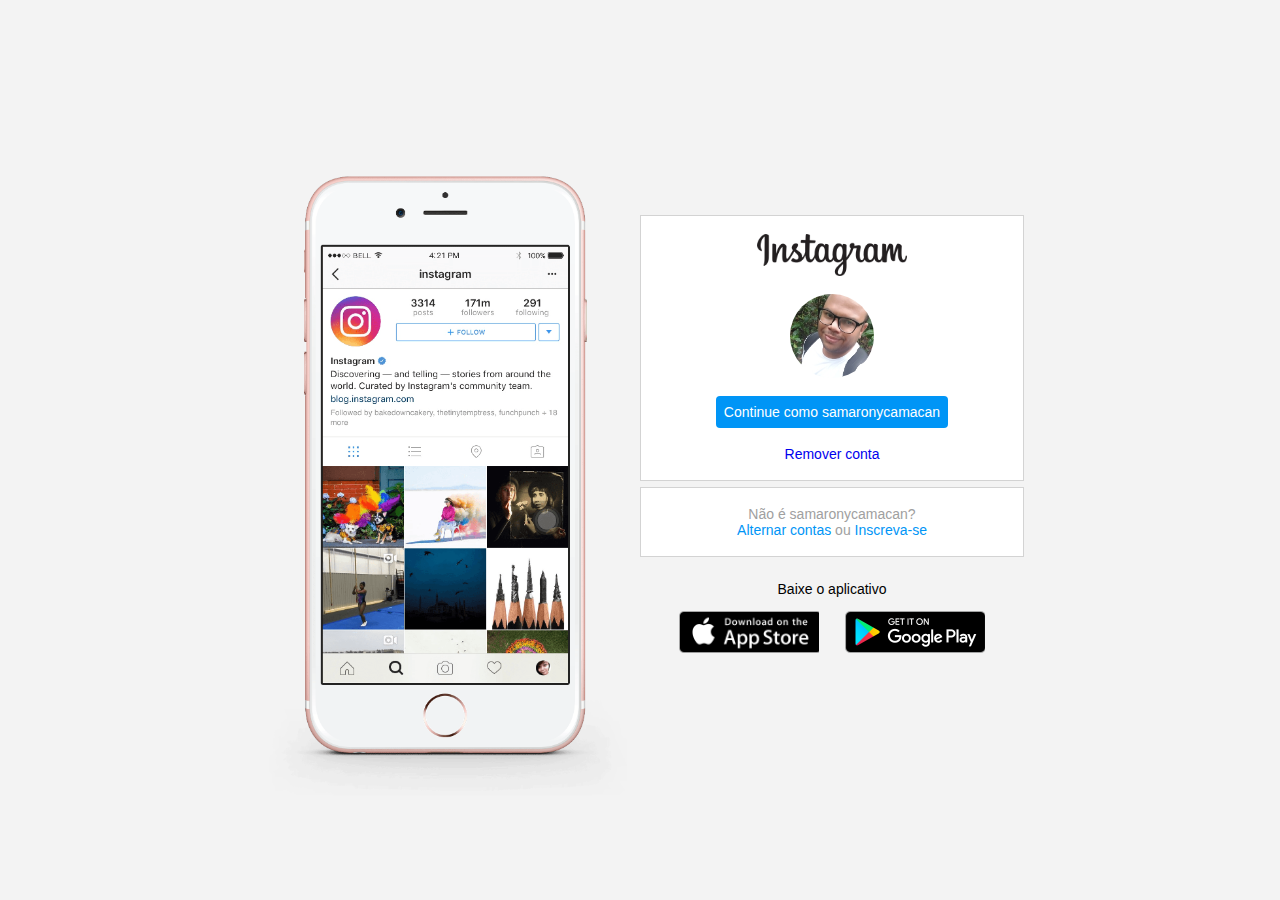
<file: index.html>
<!DOCTYPE html>
<html lang="en">
<head>
    <meta charset="UTF-8">
    <meta name="viewport" content="width=device-width, initial-scale=1.0">
    <meta name="description" content="Clonando Pagina do Instagram">
    <meta name="keywors" content="dio.me, dev, exercise, foco">
    <meta name="author" content="Samarony Camacan">
    <link rel="stylesheet" href="style.css">
    <link rel="icon" href="img/logo.png">
    <title>Instagram</title>
</head>
<body>
    <div class="instagram-wrapper">
        <div class="instagram-phone">
            <img src="./img/instagram-celular.png" alt="celular">
        </div>
        <div class="instagram-continue">
            <div class="group">
                <img src="./img/instagram-logo.png" class="instagram-logo" alt="instagram logo">
                <div class="profile-photo">
                    <img src="./img/perfil-instagram.jpg" alt="foto de perfil">
                </div>
                <a href="https://www.instagram.com/accounts/emailsignup/" class="instagram-login">Continue como samaronycamacan</a>
                <a href="erro.html">Remover conta</a>
            </div>
            <div class="group">
                <p class="not-account">Não é samaronycamacan?</p>
                <p class="not-account">
                    <span class="link-blue"> <a></a>Alternar contas</span>
                    ou
                    <span <a class="link-blue">Inscreva-se</span>
                </p>
            </div>
            <div class="get-the-app">
                <p class="get-app">Baixe o aplicativo</p>
                <div class="download">
                    <a href="https://apps.apple.com/app/instagram/id389801252?vt=lo" class="app-download"></a>
                    <a href="https://play.google.com/store/apps/details?id=com.instagram.android" class="app-download"></a>
                </div>
            </div>
        </div>
    </div>
</body>
</html>
</file>
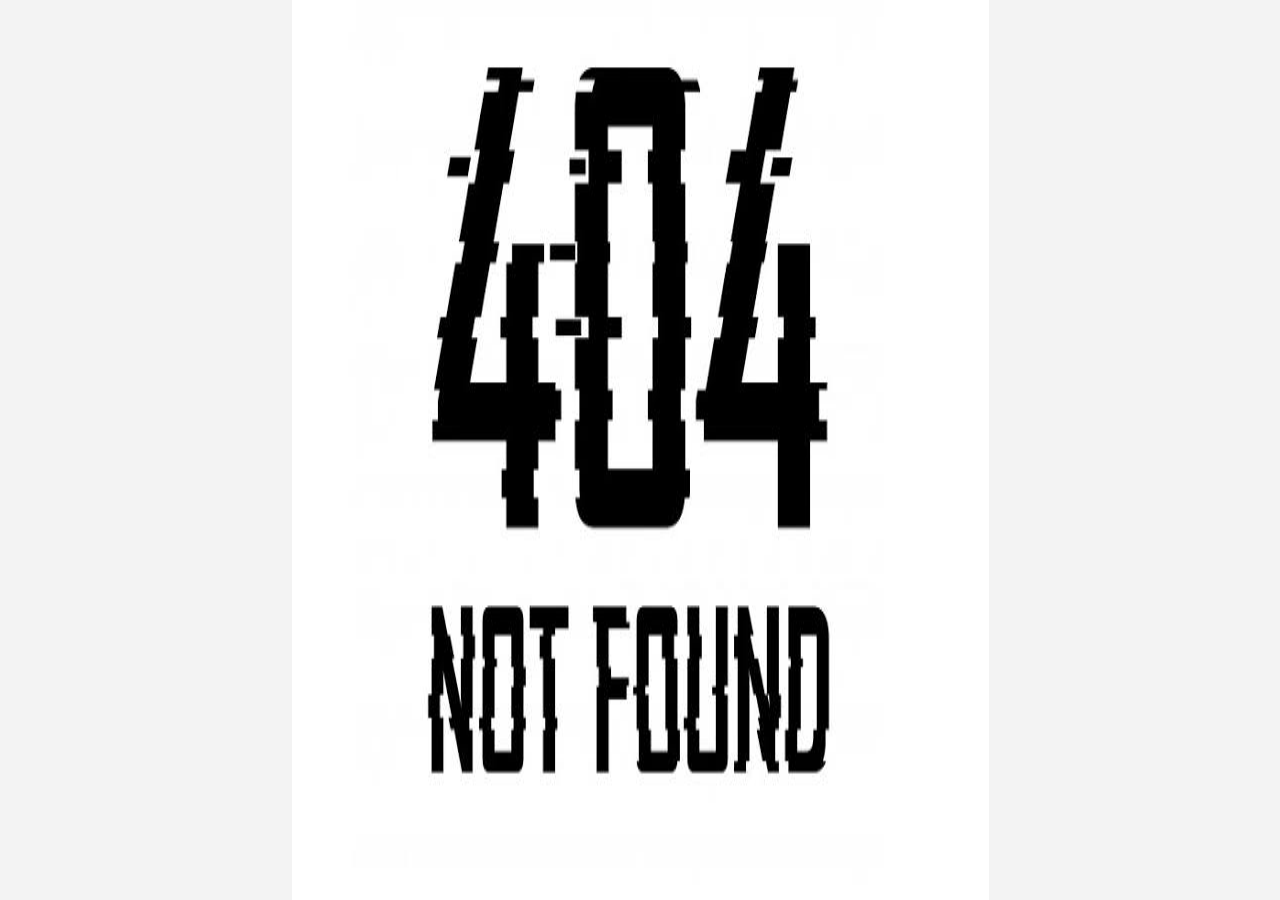
<file: erro.html>
<!DOCTYPE html>
<html lang="pt">
<head>
    <meta charset="UTF-8">
    <meta name="viewport" content="width=device-width, initial-scale=1.0">
    <link rel="stylesheet" href="/style.css">
    <link rel="icon" href="img/logo.png">
    <title>Erro!!!</title>
</head>
<body>
    <img src="img/erro.jpeg" alt="404">
</body>
</html>
</file>
<file: style.css>
* {
    padding: 0;
    margin: 0;
    box-sizing: border-box;
    text-decoration: none;
    font-family: sans-serif;
    font-size: 14px;
}

body {
    width: 100%;
    min-height: 100vh;
    background-color: rgb(243, 243, 243);
    margin: 0;
    padding: 0;
    display: flex;
    justify-content: center;
}

.instagram-wrapper {
    display: flex;
    align-items: center;
    justify-content: start;
    width: 60%;
    height: 100vh;
}

.instagram-phone {
    display: flex;
    align-items: center;
    justify-content: center;
    width: 50%;
}

.instagram-phone img {
    height: 50rem;
}

.instagram-continue {
    display: flex;
    align-items: center; /* horizontal */
    justify-content: space-around; /* vertical */
    flex-direction: column;
    width: 50%;
    min-height: 34rem;
}

.group {
    display: flex;
    justify-content: space-between;
    align-items: center;
    flex-direction: column;
    background-color: #ffffff;
    width: 100%;
    padding: 1.3rem 0;
    border: 1px solid lightgray;
}

.group:nth-child(1) {
    min-height: 19rem;
}

.instagram-logo {
    height: 3rem;
}

.profile-photo {
    display: flex;
    justify-content: center;
    align-items: center;
    border-radius: 50%;
    overflow: hidden;
}

.profile-photo img {
    height: 6rem;
}

.instagram-login {
    background-color: #0095f6;
    color: #ffffff;
    padding: 8px;
    border-radius: 4px;
}

.instagram-logout {
    color: #0095f6;
    margin-top: 1rem;
}

.not-account {
    color: rgb(160, 160, 160);
}

.link-blue {
    color: #0095f6;
}

.get-the-app {
    display: flex;
    flex-direction: column;
    align-items: center;
    justify-content: center;
    width: 100%;
    padding: 1.3rem 0;
}

.download {
    display: flex;
    width: 100%;
    justify-content: space-evenly;
    align-items: center;
    padding: 1rem;
}

.app-download {
    height: 3rem;
    width: 10rem;
    background-size: cover;
}

.app-download:nth-child(1) {
    background-image: url('./img/apple-button.png');
}

.app-download:nth-child(2) {
    background-image: url('./img/googleplay-button.png');
}

/* media queries */


@media (max-width: 1024px) {
    .instagram-wrapper {
        width: 90%;
    }
}

@media (max-width: 650px) {
    body {
        background-color: #ffffff;
    }

    .instagram-wrapper {
        width: 90%;
    }

    .instagram-phone {
        display: none;
    }

    .instagram-continue {
        width: 100%;
    }
    
    .group {
        border: 1px solid transparent;
    }
</file>
